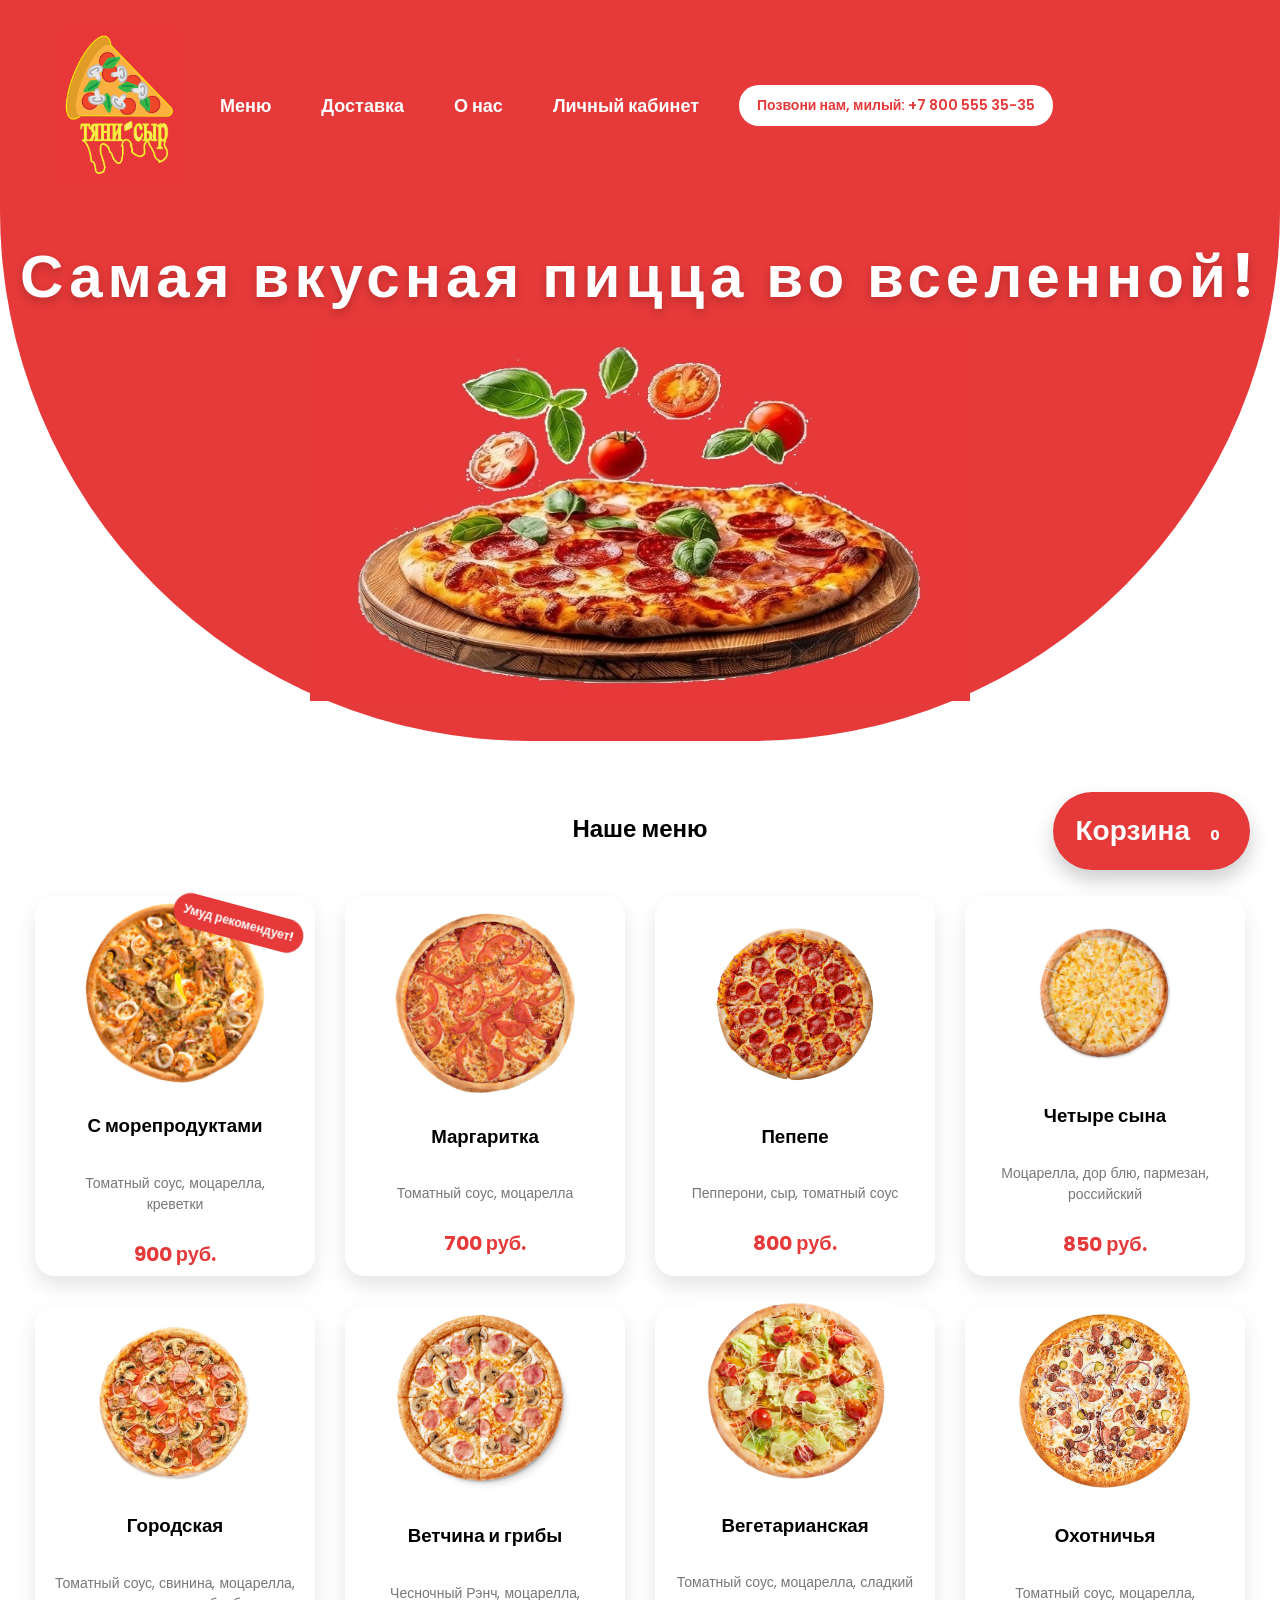
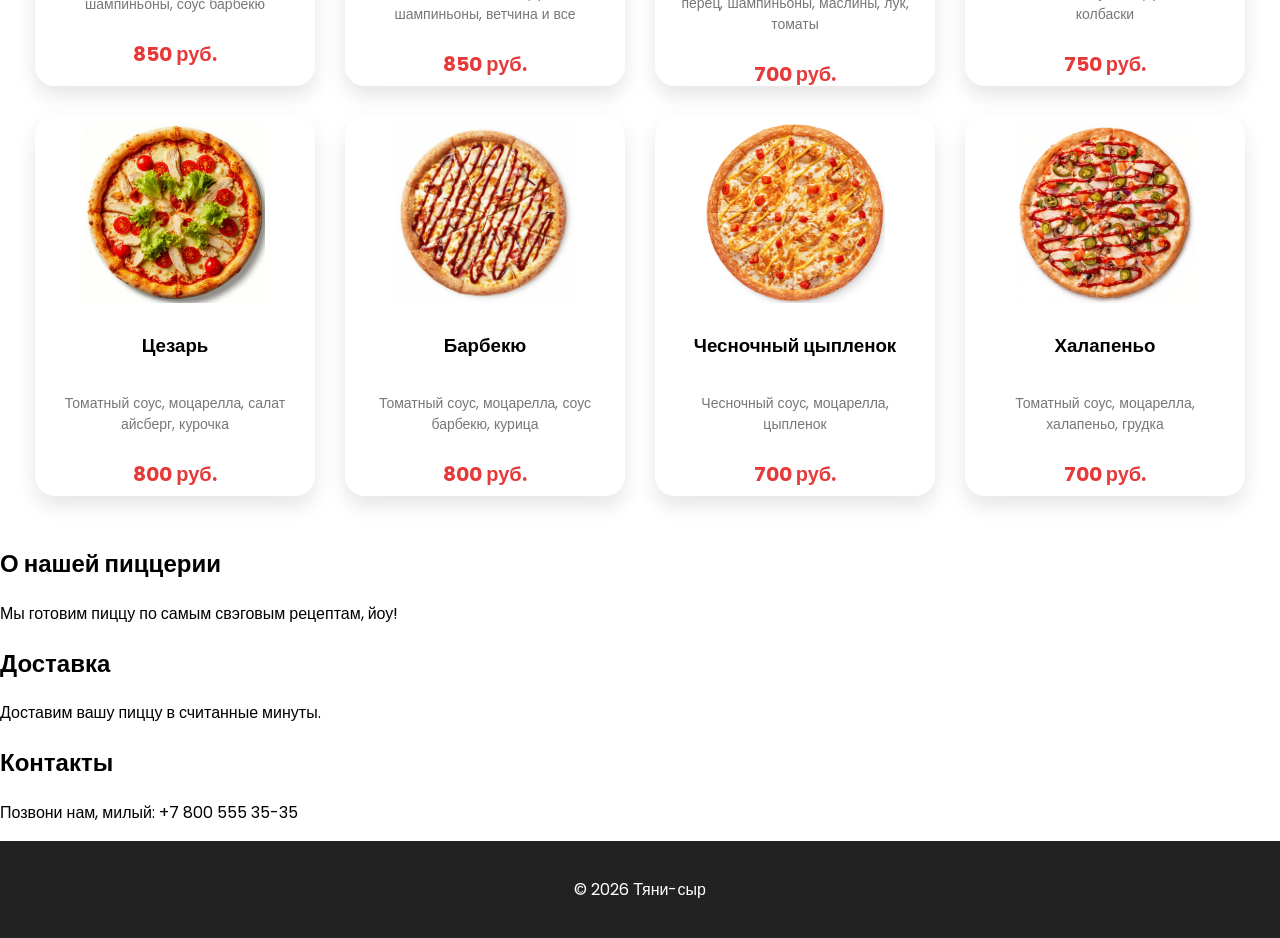
<file: index.html>
<!DOCTYPE html>
<html lang="ru">
<head>
<meta charset="UTF-8">

<title>Тяни-сыр</title>

<meta name="viewport" content="width=device-width, initial-scale=1.0">

<meta name="theme-color" content="#e63939">

<meta name="apple-mobile-web-app-capable" content="yes">
<meta name="apple-mobile-web-app-status-bar-style" content="default">
<meta name="apple-mobile-web-app-title" content="Тяни-сыр">

<link rel="apple-touch-icon" href="icon-192.jpg">

<link rel="manifest" href="manifest.json">

<link rel="stylesheet" href="style.css">

<link href="https://fonts.googleapis.com/css2?family=Poppins:wght@400;600;700&display=swap" rel="stylesheet">

</head>
<script>
document.querySelector('.order-btn').addEventListener('click', function() {
setTimeout(function(){
history.replaceState(null, null, ' ');
}, 10);
});
</script>

<script>

let selectedSize = null
let selectedPrice = null

function selectSize(btn,size,price){

document.querySelectorAll(".sizes button").forEach(b=>{
b.classList.remove("active")
})

btn.classList.add("active")

selectedSize = size
selectedPrice = price

}

function addToCart(name){

if(!selectedSize){
alert("Выберите размер")
return
}

let cart = JSON.parse(localStorage.getItem("cart")) || []

cart.push({
name:name,
size:selectedSize,
price:selectedPrice
})

localStorage.setItem("cart",JSON.stringify(cart))

window.location.href="cart.html"

}

</script>
<body>
<header>

<div class="nav">
<div class="left">
    <div class="logo">
        <img src="logotipipi.png" alt="logo">
       
    </div>
   
    <ul class="menu">
        <li><a href="#menu">Меню</a></li>
        <li><a href="dostavka.html">Доставка</a></li>
        <li><a href="about.html">О нас</a></li>
        <li><a href="#" onclick="goToProfile()">Личный кабинет</a></li>
    </ul>
    <div class="phone">
        Позвони нам, милый: +7 800 555 35-35
    </div>
</div>

  

</header>

 <section class="hero">
<h2>Самая вкусная пицца во вселенной!</h2>
<img src="prav.png" class="hero-pizza">

 </section>

 <section id="menu">
<h2>Наше меню</h2>
 
 <div class="pizza-card">
    <div class="card-inner">

        <!-- ЛИЦЕВАЯ СТОРОНА -->
        <div class="card-front">
            <div class="badge">Умуд рекомендует!</div>
            <img src="mori.png">
            <h3>С морепродуктами</h3>
            <p>Томатный соус, моцарелла, креветки</p>
            <span>900 руб.</span>
        </div>

        <!-- ОБРАТНАЯ СТОРОНА -->
        <div class="card-back">
            <h3>Состав</h3>
            <p>Томатный соус, моцарелла, базилик</p>

            <h4>Калорийность</h4>
            <p>350 ккал / 100г</p>

        <h4>Размеры</h4>
            <div class="size-select">
            <button data-price="900">25см</button>
            <button data-price="950">30см</button>
            <button data-price="1150">35см</button>
            </div>
              <button class="add-cart" onclick="addToCart(this)">Добавить в корзину</button>
        </div>

    </div>
</div>

 <div class="pizza-card">
    <div class="card-inner">

        <!-- ЛИЦЕВАЯ СТОРОНА -->
        <div class="card-front">
            <img src="0.png">
            <h3>Маргаритка</h3>
            <p>Томатный соус, моцарелла</p>
            <span>700 руб.</span>
        </div>

        <!-- ОБРАТНАЯ СТОРОНА -->
        <div class="card-back">
            <h3>Состав</h3>
            <p>Томатный соус, моцарелла, базилик</p>

            <h4>Калорийность</h4>
            <p>250 ккал / 100г</p>

        <h4>Размеры</h4>
            <div class="size-select">
            <button data-price="700">25см</button>
            <button data-price="850">30см</button>
            <button data-price="1000">35см</button>
            </div>
              <button class="add-cart" onclick="addToCart(this)">Добавить в корзину</button>
        </div>

    </div>
</div>
 <div class="pizza-card">
    <div class="card-inner">

        <!-- ЛИЦЕВАЯ СТОРОНА -->
        <div class="card-front">
            <img src="pepe.png">
            <h3>Пепепе</h3>
            <p>Пепперони, сыр, томатный соус</p>
            <span>800 руб.</span>
        </div>

        <!-- ОБРАТНАЯ СТОРОНА -->
        <div class="card-back">
            <h3>Состав</h3>
            <p>Пепперони, сыр, томатный соус</p>

            <h4>Калорийность</h4>
            <p>350 ккал / 100г</p>

            <h4>Размеры</h4>
        <div class="size-select">
        <button data-price="800">25см</button>
        <button data-price="950">30см</button>
        <button data-price="1100">35см</button>
        </div>
             <button class="add-cart" onclick="addToCart(this)">Добавить в корзину</button>
        </div>

    </div>
</div>
<div class="pizza-card">
    <div class="card-inner">

        <!-- ЛИЦЕВАЯ СТОРОНА -->
        <div class="card-front">
            <img src="sin.png">
            <h3>Четыре сына</h3>
            <p> Моцарелла, дор блю, пармезан, российский</p>
            <span>850 руб.</span>
        </div>

        <!-- ОБРАТНАЯ СТОРОНА -->
        <div class="card-back">
            <h3>Состав</h3>
            <p>Моцарелла, дор блю, пармезан, российский</p>

            <h4>Калорийность</h4>
            <p>400 ккал / 100г</p>

            <h4>Размеры</h4>
            <div class="size-select">
            <button data-price="850">25см</button>
            <button data-price="1000">30см</button>
            <button data-price="1250">35см</button>
            </div>
              <button class="add-cart" onclick="addToCart(this)">Добавить в корзину</button>
        </div>

    </div>
</div>
<div class="pizza-card">
    <div class="card-inner">

        <!-- ЛИЦЕВАЯ СТОРОНА -->
        <div class="card-front">
            <img src="derev.png">
            <h3>Городская</h3>
            <p>Томатный соус, свинина, моцарелла, шампиньоны, соус барбекю</p>
            <span>850 руб.</span>
        </div>

        <!-- ОБРАТНАЯ СТОРОНА -->
        <div class="card-back">
            <h3>Состав</h3>
            <p>Томатный соус, свинина, моцарелла, шампиньоны, соус барбекю</p>

            <h4>Калорийность</h4>
            <p>450 ккал / 100г</p>

            <h4>Размеры</h4>
        <div class="size-select">
        <button data-price="850">25см</button>
        <button data-price="950">30см</button>
        <button data-price="1050">35см</button>
        </div>
           <button class="add-cart" onclick="addToCart(this)">Добавить в корзину</button>
        </div>

    </div>
</div>
<div class="pizza-card">
    <div class="card-inner">

        <!-- ЛИЦЕВАЯ СТОРОНА -->
        <div class="card-front">
            <img src="grib.png">
            <h3>Ветчина и грибы</h3>
            <p>Чесночный Рэнч, моцарелла, шампиньоны, ветчина и все</p>
            <span>850 руб.</span>
        </div>

        <!-- ОБРАТНАЯ СТОРОНА -->
        <div class="card-back">
            <h3>Состав</h3>
            <p>Чесночный Рэнч, моцарелла, шампиньоны, ветчина и все</p>

            <h4>Калорийность</h4>
            <p>350 ккал / 100г</p>

            <h4>Размеры</h4>
            <div class="size-select">
            <button data-price="850">25см</button>
            <button data-price="1000">30см</button>
            <button data-price="1150">35см</button>
            </div>
             <button class="add-cart" onclick="addToCart(this)">Добавить в корзину</button>
        </div>

    </div>
</div>
<div class="pizza-card">
    <div class="card-inner">

        <!-- ЛИЦЕВАЯ СТОРОНА -->
        <div class="card-front">
            <img src="vegan.png">
            <h3>Вегетарианская</h3>
            <p>Томатный соус, моцарелла, сладкий перец, шампиньоны, маслины, лук, томаты</p>
            <span>700 руб.</span>
        </div>

        <!-- ОБРАТНАЯ СТОРОНА -->
        <div class="card-back">
            <h3>Состав</h3>
            <p>Томатный соус, моцарелла, сладкий перец, шампиньоны, маслины, лук, томаты</p>

            <h4>Калорийность</h4>
            <p>300 ккал / 100г</p>

          <h4>Размеры</h4>
            <div class="size-select">
            <button data-price="700">25см</button>
            <button data-price="850">30см</button>
            <button data-price="1000">35см</button>
            </div>
            <button class="add-cart" onclick="addToCart(this)">Добавить в корзину</button>
        </div>

    </div>
</div>
 <div class="pizza-card">
    <div class="card-inner">

        <!-- ЛИЦЕВАЯ СТОРОНА -->
        <div class="card-front">
            <img src="ohota.png">
            <h3>Охотничья</h3>
            <p>Томатный соус, моцарелла, колбаски</p>
            <span>750 руб.</span>
        </div>

        <!-- ОБРАТНАЯ СТОРОНА -->
        <div class="card-back">
            <h3>Состав</h3>
            <p>Томатный соус, моцарелла, колбаски, шампиньоны </p>

            <h4>Калорийность</h4>
            <p>375 ккал / 100г</p>

        <h4>Размеры</h4>
            <div class="size-select">
            <button data-price="750">25см</button>
            <button data-price="850">30см</button>
            <button data-price="1000">35см</button>
            </div>
              <button class="add-cart" onclick="addToCart(this)">Добавить в корзину</button>
        </div>

    </div>
</div>
 <div class="pizza-card">
    <div class="card-inner">

        <!-- ЛИЦЕВАЯ СТОРОНА -->
        <div class="card-front">
            <img src="cez.png">
            <h3>Цезарь</h3>
            <p>Томатный соус, моцарелла, салат айсберг, курочка</p>
            <span>800 руб.</span>
        </div>

        <!-- ОБРАТНАЯ СТОРОНА -->
        <div class="card-back">
            <h3>Состав</h3>
            <p>Соус цезарь, моцарелла,салат айсберг, курочка, томаты черри</p>

            <h4>Калорийность</h4>
            <p>300 ккал / 100г</p>

        <h4>Размеры</h4>
            <div class="size-select">
            <button data-price="800">25см</button>
            <button data-price="850">30см</button>
            <button data-price="1000">35см</button>
            </div>
              <button class="add-cart" onclick="addToCart(this)">Добавить в корзину</button>
        </div>

    </div>
</div>
 <div class="pizza-card">
    <div class="card-inner">

        <!-- ЛИЦЕВАЯ СТОРОНА -->
        <div class="card-front">
            <img src="bbq.png">
            <h3>Барбекю</h3>
            <p>Томатный соус, моцарелла, соус барбекю, курица</p>
            <span>800 руб.</span>
        </div>

        <!-- ОБРАТНАЯ СТОРОНА -->
        <div class="card-back">
            <h3>Состав</h3>
            <p>Томатный соус, моцарелла, соус барбекю, курица, лук</p>

            <h4>Калорийность</h4>
            <p>350 ккал / 100г</p>

        <h4>Размеры</h4>
            <div class="size-select">
            <button data-price="800">25см</button>
            <button data-price="950">30см</button>
            <button data-price="1000">35см</button>
            </div>
              <button class="add-cart" onclick="addToCart(this)">Добавить в корзину</button>
        </div>

    </div>
</div>
 <div class="pizza-card">
    <div class="card-inner">

        <!-- ЛИЦЕВАЯ СТОРОНА -->
        <div class="card-front">
            <img src="cipa.png">
            <h3>Чесночный цыпленок</h3>
            <p>Чесночный соус, моцарелла, цыпленок</p>
            <span>700 руб.</span>
        </div>

        <!-- ОБРАТНАЯ СТОРОНА -->
        <div class="card-back">
            <h3>Состав</h3>
            <p>Чесночный соус, моцарелла, цыпленок</p>

            <h4>Калорийность</h4>
            <p>400 ккал / 100г</p>

        <h4>Размеры</h4>
            <div class="size-select">
            <button data-price="700">25см</button>
            <button data-price="850">30см</button>
            <button data-price="1000">35см</button>
            </div>
              <button class="add-cart" onclick="addToCart(this)">Добавить в корзину</button>
        </div>

    </div>
</div>
 <div class="pizza-card">
    <div class="card-inner">

        <!-- ЛИЦЕВАЯ СТОРОНА -->
        <div class="card-front">
            <img src="holop.png">
            <h3>Халапеньо</h3>
            <p>Томатный соус, моцарелла, халапеньо, грудка</p>
            <span>700 руб.</span>
        </div>

        <!-- ОБРАТНАЯ СТОРОНА -->
        <div class="card-back">
            <h3>Состав</h3>
            <p>Томатный соус, моцарелла, халапеньо, грудка, перец сладкий</p>

            <h4>Калорийность</h4>
            <p>250 ккал / 100г</p>

        <h4>Размеры</h4>
            <div class="size-select">
            <button data-price="700">25см</button>
            <button data-price="850">30см</button>
            <button data-price="1000">35см</button>
            </div>
              <button class="add-cart" onclick="addToCart(this)">Добавить в корзину</button>
        </div>

    </div>
</div>
</section>
    <section class="about">
         <h2>О нашей пиццерии</h2>
         <p>Мы готовим пиццу по самым свэговым рецептам, йоу!</p>
    </section>

    <section class="delivery">
        <h2>Доставка</h2>
        <p>Доставим вашу пиццу в считанные минуты.</p>
    </section>

  <section class="contacts">
            <h2>Контакты</h2>
            <p>Позвони нам, милый: +7 800 555 35-35</p>
        </section>

<footer>
    <p> © 2026 Тяни-сыр</p>
</footer>

<a href="cart.html" class="cart-button">
Корзина <span id="cart-count">0</span>
</a>

<script>
document.querySelectorAll(".size-select"). forEach(group =>{
    let buttons = group.querySelectorAll("button");
    buttons.forEach(btn => {
        btn.addEventListener("click", function(){
            buttons.forEach(b => b.classList.remove("active"));
            this.classList.add("active");
        });
    });
});
</script>
 
<script>
function addToCart(btn){

let card = btn.closest(".pizza-card")

let name = card.querySelector(".card-front h3").innerText
let img = card.querySelector(".card-front img").getAttribute("src")

let sizeBtn = card.querySelector(".size-select .active")

if(!sizeBtn){
alert("Выберите размер пиццы")
return
}

let size = sizeBtn.innerText
let price = sizeBtn.dataset.price

// 👉 НАЧИНАЕМ АНИМАЦИЮ
let imgElement = card.querySelector(".card-front img")
let rect = imgElement.getBoundingClientRect()

let flyImg = imgElement.cloneNode()
flyImg.classList.add("fly-pizza")

flyImg.style.left = rect.left + "px"
flyImg.style.top = rect.top + "px"

document.body.appendChild(flyImg)

// куда летим (корзина)
let cart = document.querySelector(".cart-button")
let cartRect = cart.getBoundingClientRect()

setTimeout(()=>{
    flyImg.style.left = cartRect.left + "px"
    flyImg.style.top = cartRect.top + "px"
    flyImg.style.width = "40px"
    flyImg.style.opacity = "0.5"
},10)

// удалить после анимации
setTimeout(()=>{
    flyImg.remove()
},800)

// 👉 ДОБАВЛЕНИЕ В КОРЗИНУ
let cartData = JSON.parse(localStorage.getItem("cart")) || []

cartData.push({
name:name,
size:size,
price:price,
img:img
})

localStorage.setItem("cart", JSON.stringify(cartData))

updateCartCount()
}
</script>

<script>

function updateCartCount(){

let cart = JSON.parse(localStorage.getItem("cart")) || []

document.getElementById("cart-count").innerText = cart.length

}

updateCartCount()

</script>
<script>
let pizzas = JSON.parse(localStorage.getItem("pizzas")) || []

let menu = document.getElementById("menu")

pizzas.forEach(pizza=>{
    let div = document.createElement("div")
    div.className = "pizza-card"

    div.innerHTML = `
        <div class="card-front">
            <img src="${pizza.img}">
            <h3>${pizza.name}</h3>
            <span>${pizza.price} руб.</span>
        </div>
    `

    menu.appendChild(div)
})
</script>

<script>
function checkAccount() {
    if(localStorage.getItem("currentUser")) {
        window.location.href = "profile.html";
    } else {
        window.location.href = "login.html";
    }
}
</script>

<script>
function goToProfile() {
    if (localStorage.getItem("currentUser")) {
        window.location.href = "profile.html";
    } else {
        window.location.href = "login.html";
    }
}
</script>
<script>
if ("serviceWorker" in navigator) {
    navigator.serviceWorker
        .register("sw.js")
        .then(() => console.log("PWA работает"))
        .catch(err => console.log(err));
}
</script>
</body>
</html>
</file>
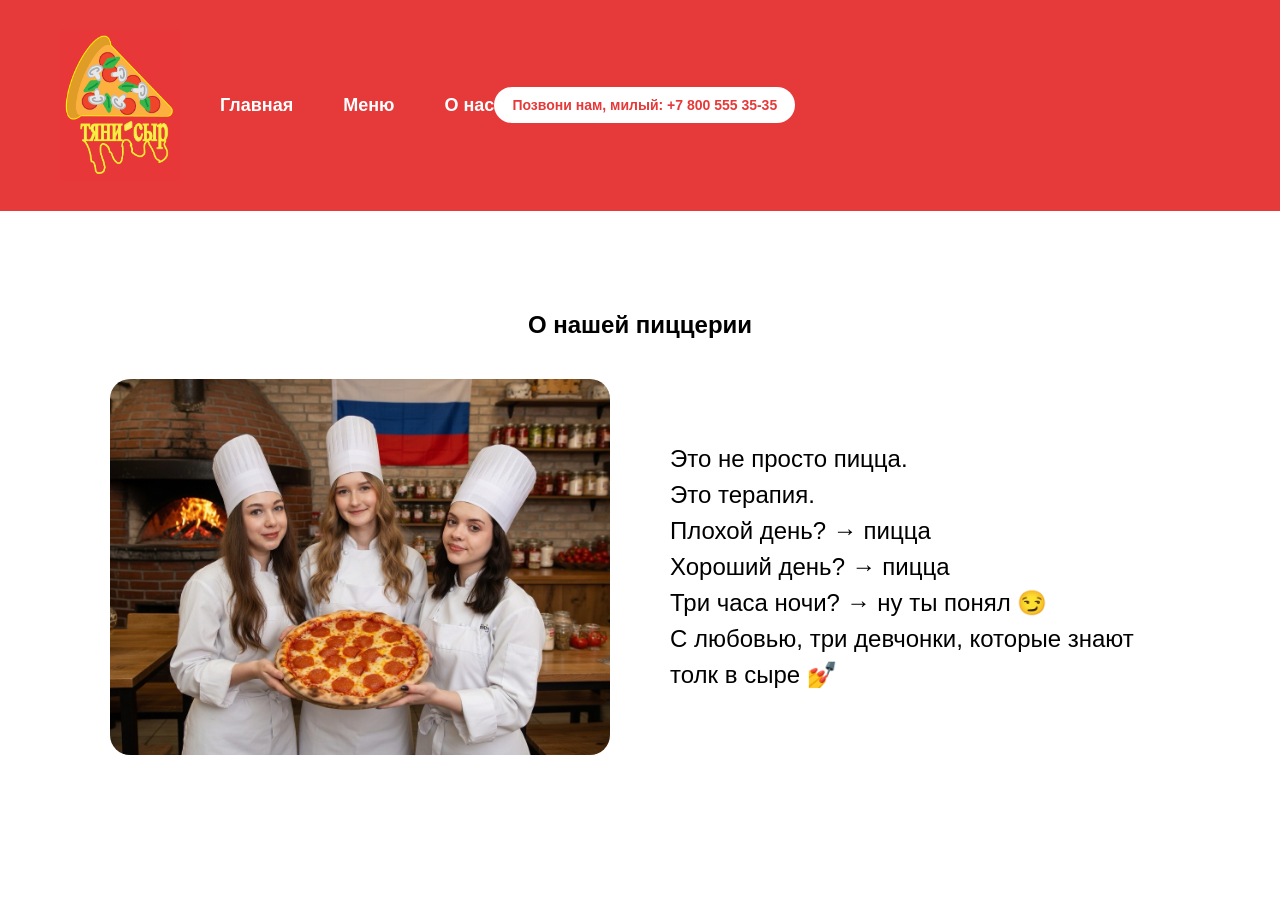
<file: about.html>
<!DOCTYPE html>
<html lang="ru">
<head>
<meta charset="UTF-8">
<title>О нас</title>
<meta name="viewport" content="width=device-width, initial-scale=1.0">
<link rel="stylesheet" href="style.css">
</head>

<body>

<header>
<div class="nav">

<div class="left">

<div class="logo">
<img src="logotipipi.png">
</div>

<ul class="menu">
<li><a href="index.html">Главная</a></li>
<li><a href="index.html#menu">Меню</a></li>
<li><a href="about.html">О нас</a></li>
</ul>

</div>

<div class="phone">
Позвони нам, милый: +7 800 555 35-35
</div>

</div>
</header>

<section class="about-page">

<h1>О нашей пиццерии</h1>

<div class="about-content">

<img src="about.png" class="about-img">

<p class="about-text">
Это не просто пицца.
<br>
Это терапия.
<br>
Плохой день? → пицца
<br>
Хороший день? → пицца
<br>
Три часа ночи? → ну ты понял 😏
<br>
С любовью, три девчонки, которые знают толк в сыре 💅
</p>

</div>

</section>

</body>
</html>
</file>
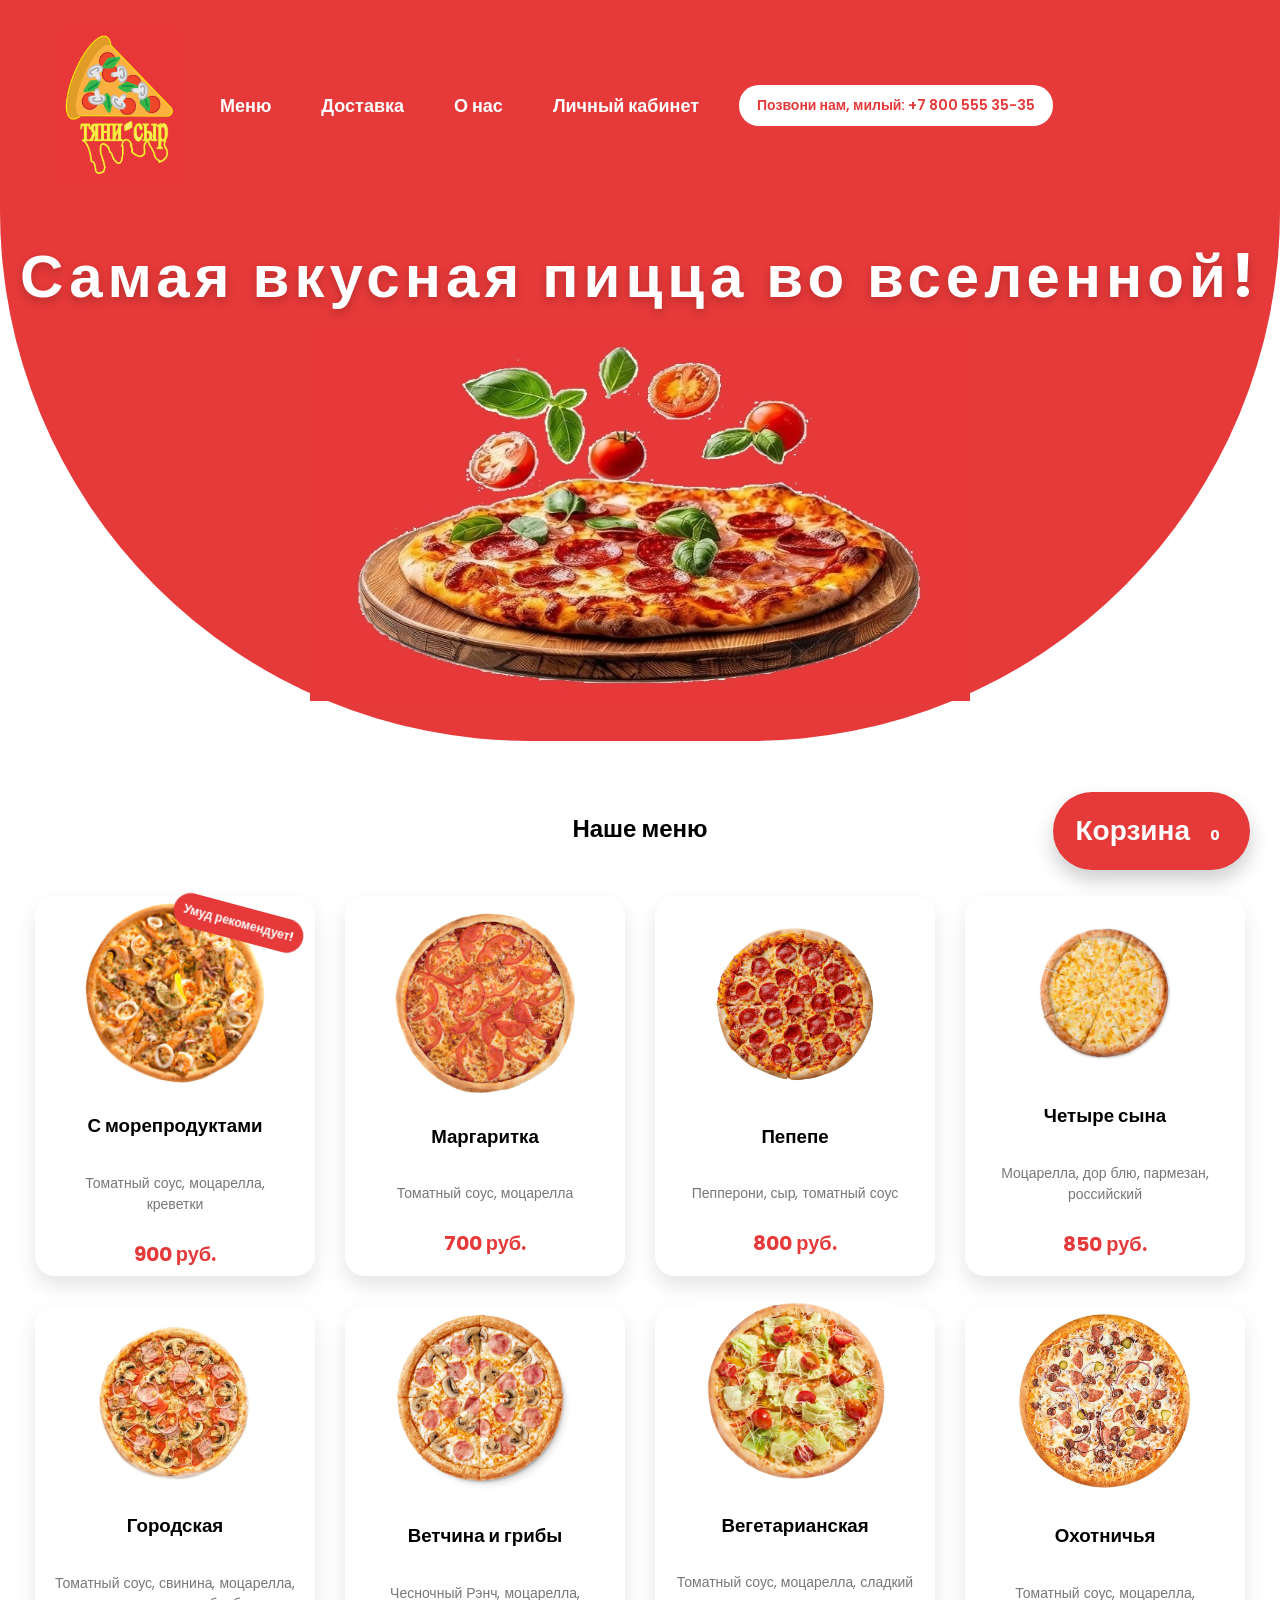
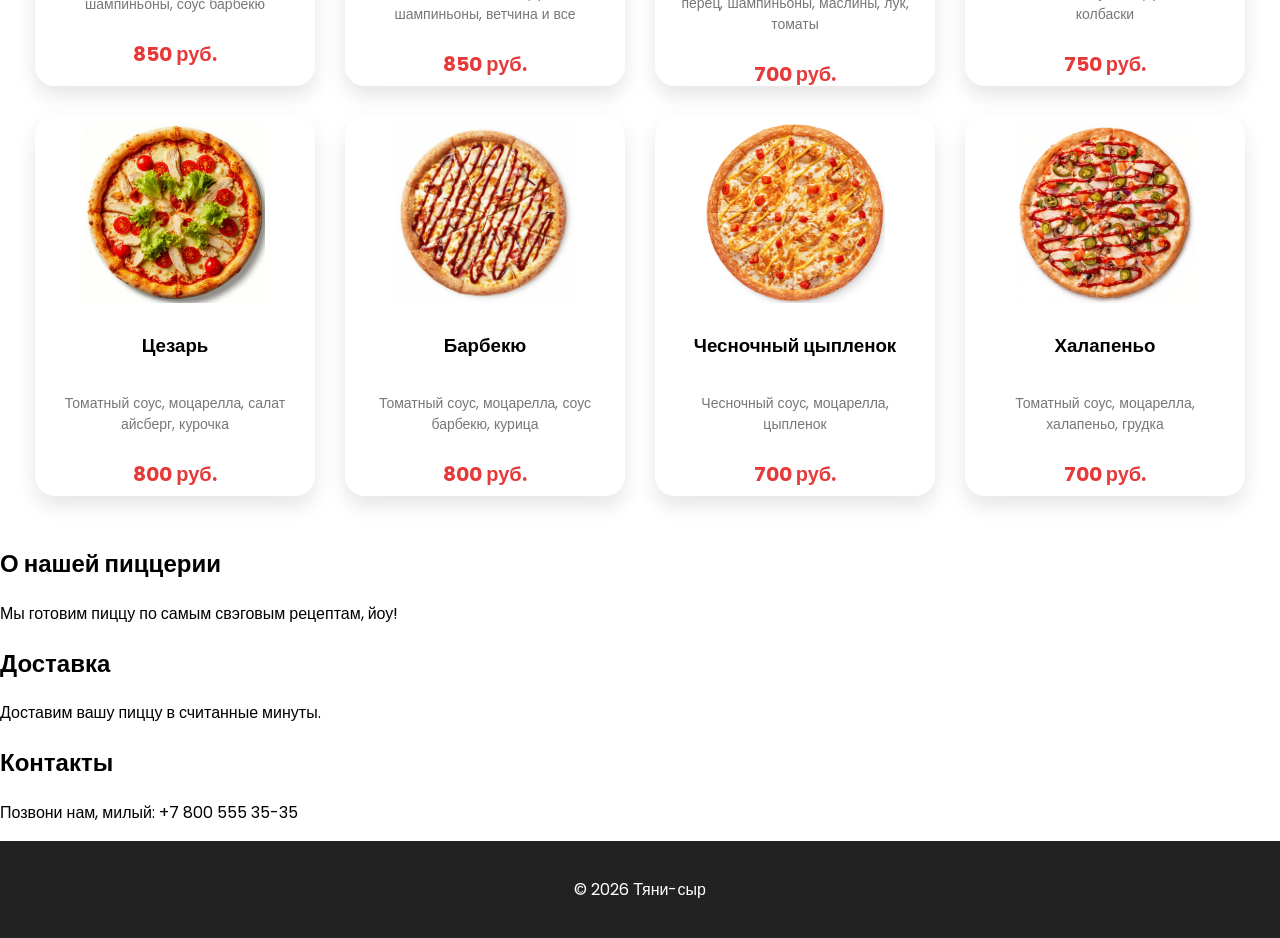
<file: admin.html>
<!DOCTYPE html>
<html lang="ru">
<head>
<meta charset="UTF-8">
<title>Админка</title>
<meta name="viewport" content="width=device-width, initial-scale=1.0">
</head>

<body style="text-align:center; margin-top:100px; font-family:'Poppins', sans-serif; background:#fff;">

<h1>Админ панель 👑</h1>

<input id="pizza-name" placeholder="Название">
<input id="pizza-price" placeholder="Цена">
<input id="pizza-img" placeholder="Картинка (название файла)">


<button onclick="addPizza()">Добавить пиццу</button>

<script>

// защита
if(localStorage.getItem("role") !== "admin"){
    alert("Нет доступа")
    window.location.href = "index.html"
}

function addPizza(){

let name = document.getElementById("pizza-name").value
let price = document.getElementById("pizza-price").value
let img = document.getElementById("pizza-img").value

let pizzas = JSON.parse(localStorage.getItem("pizzas")) || []

pizzas.push({name, price, img})

localStorage.setItem("pizzas", JSON.stringify(pizzas))

alert("Пицца добавлена!")

}

</script>

</body>
</html>
</file>
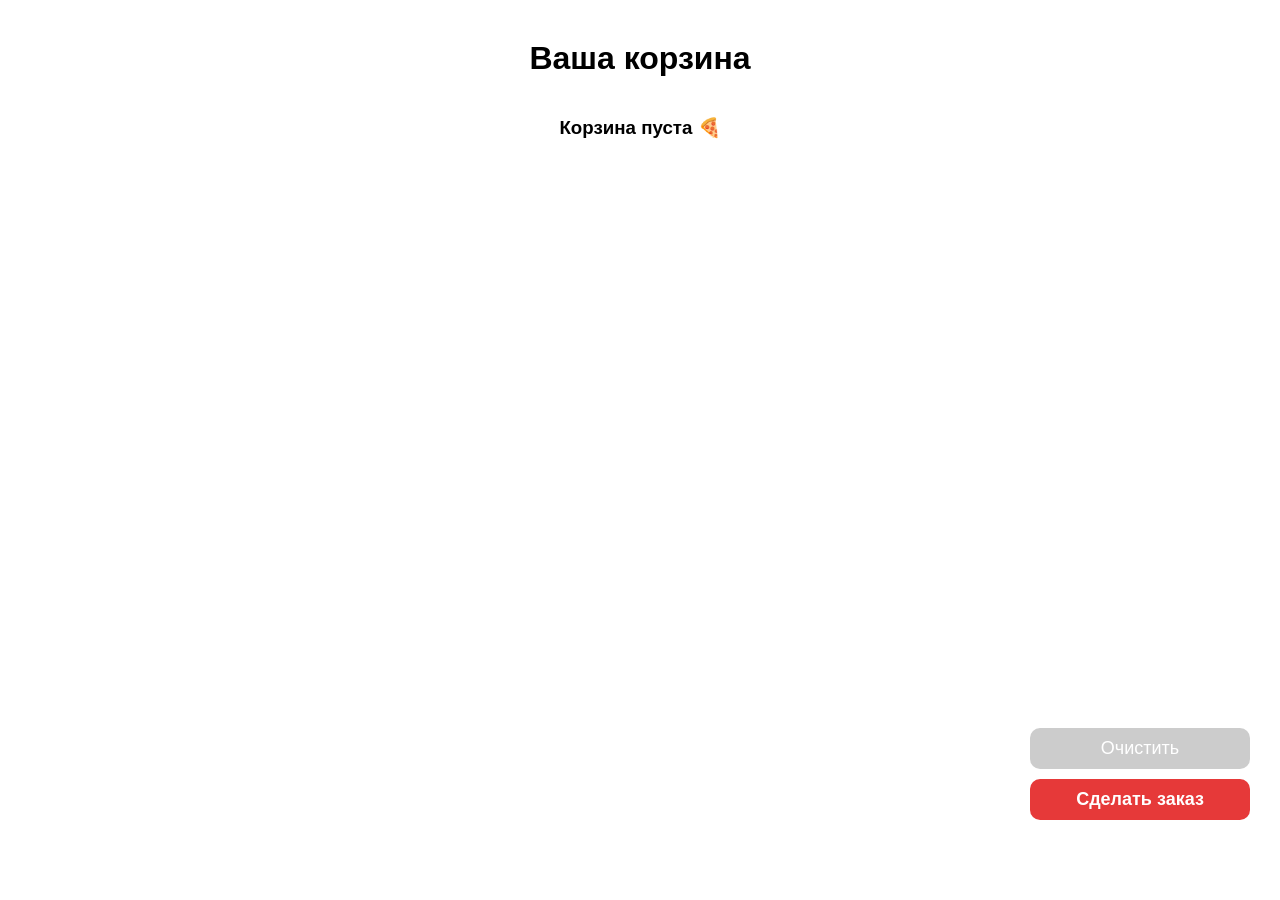
<file: cart.html>
<!DOCTYPE html>
<html lang="ru">
<head>
    <meta charset="UTF-8">
    <title>Корзина — Тяни-сыр</title>
    <meta name="viewport" content="width=device-width, initial-scale=1.0">
    <link rel="stylesheet" href="style.css">
    <style>
        /* Исправление для длинных названий */
        .cart-item {
            display: flex; 
            justify-content: space-between; 
            align-items: center; 
            background: #f9f9f9; 
            padding: 15px; 
            border-radius: 15px; 
            margin-bottom: 10px; 
            border: 1px solid #eee;
            gap: 10px;
        }
        .item-info {
            display: flex;
            align-items: center;
            gap: 15px;
            flex: 1; /* Занимает всё свободное место */
            min-width: 0; /* Важно для сокращения текста если нужно */
        }
        .item-text {
            min-width: 0;
            flex: 1;
        }
        .item-text strong {
            display: block;
            white-space: nowrap;
            overflow: hidden;
            text-overflow: ellipsis; /* Три точки если название очень длинное */
        }
        
        .order-btn-center {
            background: #e63939;
            color: white;
            border: none;
            padding: 15px 40px;
            border-radius: 30px;
            font-weight: bold;
            cursor: pointer;
            width: 80%;
            transition: transform 0.2s;
        }
        .order-btn-center:hover { transform: scale(1.02); }
    </style>
</head>
<body>

<h1 style="text-align:center; margin-top:40px;">Ваша корзина</h1>

<div id="cart" class="cart-container" style="max-width: 600px; margin: 20px auto; padding: 0 20px;"></div>

<div class="cart-buttons" style="display:flex; justify-content:center; gap:20px; margin-bottom: 50px;">
    <button onclick="clearCart()" class="clear-cart" style="background:#ccc; border:none; padding:10px 20px; border-radius:10px; cursor:pointer;">Очистить</button>
    <button onclick="order()" class="order-btn" style="background:#e63939; color:white; border:none; padding:10px 20px; border-radius:10px; cursor:pointer;">Сделать заказ</button>
</div>

<div id="order-modal" class="modal">
    <div class="modal-content">
        <h2>Оформление заказа</h2>

        <input id="name" placeholder="Имя и фамилия">
        <input id="phone" placeholder="+7 (___) ___ __ __" oninput="maskPhone(this)">
        <input id="address" placeholder="Адрес доставки">

        <select id="time" style="width:100%; padding:10px; margin-top:10px; border-radius:10px; border:1px solid #ddd;"></select>

        <textarea id="comment" placeholder="Комментарий к заказу" rows="3"></textarea>

        <div id="bonus-block" style="margin-top:10px;">

        <div>
        Ваши бонусы: <strong id="user-bonus">0</strong> 🔥
        </div>

        <input 
        id="bonus-use" 
        type="number" 
        placeholder="Сколько бонусов списать"
        style="width:100%;padding:8px;margin-top:5px;border-radius:8px;border:1px solid #ddd;"
        oninput="applyBonus()"
        >

        <div style="margin-top:5px;">
        К оплате: <strong id="final-price">0</strong> ₽
        </div>

        </div>

        <h4>Способ оплаты</h4>
        <div class="payment-methods">
            <label><input type="radio" name="payment" value="cash" checked onclick="toggleCard(false)"> Наличными</label>
            <label><input type="radio" name="payment" value="card" onclick="toggleCard(true)"> Картой онлайн</label>
            <label><input type="radio" name="payment" value="sbp" onclick="toggleCard(false)"> СБП / SberPay</label>
        </div>

        <div id="card-fields" style="display:none; flex-direction: column; gap: 10px; margin-top: 10px;">
            <input id="card-number" placeholder="0000 0000 0000 0000" oninput="maskCard(this)" maxlength="19">
            <div style="display: flex; gap: 10px;">
                <input id="card-date" placeholder="ММ/ГГ" oninput="maskDate(this)" maxlength="5" style="width: 50%;">
                <input id="card-cvv" placeholder="CVV" oninput="maskCVV(this)" maxlength="3" style="width: 50%;">
            </div>
        </div>

        <div style="display:flex; justify-content:center; width:100%;">
            <button onclick="placeOrder()" class="order-btn-center">Подтвердить заказ</button>
        </div>
        <button onclick="closeModal()" style="background:none; border:none; color:#777; cursor:pointer; margin-top:10px;">Отмена</button>
    </div>
</div>

<div id="success-window" style="display:none; position:fixed; top:0; left:0; width:100%;height:100%; background:white; z-index:10000; justify-content:center; align-items:center; flex-direction:column; text-align:center;">
    <img src="zakaz.png" alt="Успех" style="width:250px; margin-bottom:20px;">
    <h1 style="color:#e63939;">Спасибо за заказ!</h1>
    <p>Мы уже начали готовить вашу пиццу!</p>
</div>

<script>
// --- МАСКИ ---
function maskPhone(el) {
    let v = el.value.replace(/\D/g, "");
    if (v.startsWith("7") || v.startsWith("8")) v = v.slice(1);
    let res = "";
    if (v.length > 0) res = "+7 (" + v.slice(0, 3);
    if (v.length > 3) res += ") " + v.slice(3, 6);
    if (v.length > 6) res += " " + v.slice(6, 8);
    if (v.length > 8) res += " " + v.slice(8, 10);
    el.value = v.length === 0 ? "" : res;
}
function maskCard(el) {
    let v = el.value.replace(/\D/g, "").slice(0, 16);
    let split = v.match(/.{1,4}/g);
    el.value = split ? split.join(" ") : v;
}
function maskDate(el) {
    let v = el.value.replace(/\D/g, "").slice(0, 4);
    el.value = v.length >= 3 ? v.slice(0, 2) + "/" + v.slice(2, 4) : v;
}
function maskCVV(el) {
    el.value = el.value.replace(/\D/g, "").slice(0, 3);
}

function toggleCard(show) {
    document.getElementById("card-fields").style.display = show ? "flex" : "none";
}

// --- ЛОГИКА КОРЗИНЫ ---

function removeFromCart(idx) {
    let cart = JSON.parse(localStorage.getItem("cart")) || [];
    cart.splice(idx, 1);
    localStorage.setItem("cart", JSON.stringify(cart));
    renderCart();
}

function clearCart() {
    localStorage.removeItem("cart");
    renderCart();
}

function order() {

let cart = JSON.parse(localStorage.getItem("cart")) || [];
if (cart.length === 0) return alert("Добавьте что-нибудь в корзину!");

document.getElementById("order-modal").style.display = "flex";

let total = cart.reduce((sum, i) => sum + Number(i.price), 0);


let user = JSON.parse(localStorage.getItem("currentUser"))

if(user){
document.getElementById("user-bonus").innerText = user.bonus || 0
}

if(user){
document.getElementById("user-bonus").innerText = user.bonus || 0
}

}

function closeModal() { document.getElementById("order-modal").style.display = "none"; }
// ---------- ШИФРОВАНИЕ ----------

// 1 уровень — Base64
function encryptBase64(data){
    return btoa(data)
}

// 2 уровень — Caesar cipher
function encryptCaesar(data, shift = 3){
    return data.split("").map(char =>
        String.fromCharCode(char.charCodeAt(0) + shift)
    ).join("")
}

// 3 уровень — SHA-256
async function encryptSHA256(data){
    const encoder = new TextEncoder()
    const dataBuffer = encoder.encode(data)

    const hashBuffer = await crypto.subtle.digest("SHA-256", dataBuffer)

    const hashArray = Array.from(new Uint8Array(hashBuffer))

    return hashArray.map(b => b.toString(16).padStart(2,'0')).join("")
}

// финальное тройное шифрование
async function tripleEncrypt(data){

    let step1 = encryptBase64(data)

    let step2 = encryptCaesar(step1)

    let step3 = await encryptSHA256(step2)

    return step3
}
async function placeOrder() {
    const name = document.getElementById("name").value.trim();
    const phone = document.getElementById("phone").value.trim();
    const address = document.getElementById("address").value.trim();
    const payment = document.querySelector('input[name="payment"]:checked').value;

    if (!name || phone.length < 18 || !address) {
        alert("Заполните все данные доставки!");
        return;
    }

    if (payment === "card") {

    const cNum = document.getElementById("card-number").value;
    const cDate = document.getElementById("card-date").value;
    const cCVV = document.getElementById("card-cvv").value;

    if (cNum.length < 19) return alert("Введите номер карты!");
    if (cDate.length < 5) return alert("Введите срок карты!");
    if (cCVV.length < 3) return alert("Введите CVV!");

    // убираем пробелы
    const cleanNum = cNum.replace(/\s/g,'')

    // тройное шифрование
    const encNum = await tripleEncrypt(cleanNum)
    const encDate = await tripleEncrypt(cDate)
    const encCVV = await tripleEncrypt(cCVV)

    console.log("Зашифрованная карта:")
    console.log("номер:", encNum)
    console.log("срок:", encDate)
    console.log("cvv:", encCVV)

    }

    // Сохранение истории (если есть юзер)
    let user = JSON.parse(localStorage.getItem("currentUser"));
    if (user) {
        let cart = JSON.parse(localStorage.getItem("cart"));
        user.history = user.history || [];
        user.history.push({
            date: new Date().toLocaleString(),
            items: cart.map(i => ({
            name: i.name,
            price: i.price,
            img: i.img
            })),
            total: document.getElementById("final-price").innerText
        });
        let usedBonus = Number(document.getElementById("bonus-use")?.value || 0)

        user.bonus = (user.bonus || 0) - usedBonus

        if(user.bonus < 0) user.bonus = 0

        // начисляем новые
        user.bonus += 50
        localStorage.setItem("currentUser", JSON.stringify(user));
        
        let users = JSON.parse(localStorage.getItem("users")) || [];
        let idx = users.findIndex(u => u.login === user.login);
        if(idx !== -1) { users[idx] = user; localStorage.setItem("users", JSON.stringify(users)); }
    }

    // Успех
    document.getElementById("order-modal").style.display = "none";
    document.getElementById("success-window").style.display = "flex";
    localStorage.removeItem("cart");

    setTimeout(() => { window.location.href = "index.html"; }, 3000);
}

document.addEventListener("DOMContentLoaded", renderCart);

// Генерация времени
let select = document.getElementById("time");
let now = new Date();
for(let h = now.getHours(); h < 24; h++){
    for(let m of [0,30]){
        if(h === now.getHours() && m <= now.getMinutes()) continue;
        let t = String(h).padStart(2,'0') + ":" + String(m).padStart(2,'0');
        let opt = document.createElement("option");
        opt.value = t; opt.textContent = t;
        select.appendChild(opt);
    }
}
// 1. Обновленный рендер: теперь он всегда ставит "чистую" цену без скидок
function renderCart() {
    let cart = JSON.parse(localStorage.getItem("cart")) || [];
    let container = document.getElementById("cart");
    container.innerHTML = "";

    if (cart.length === 0) {
        container.innerHTML = "<h3>Корзина пуста 🍕</h3>";
        document.getElementById("final-price").innerText = 0;
        return;
    }

    let total = 0;
    cart.forEach((item, index) => {
        total += Number(item.price);
        container.innerHTML += `
            <div class="cart-item">
                <div class="item-info">
                    <img src="${item.img || 'pizza.png'}" style="width:50px;height:50px;border-radius:50%">
                    <div class="item-text">
                        <strong>${item.name}</strong>
                        <small>${item.size}</small>
                    </div>
                </div>
                <div style="display:flex;align-items:center;gap:15px">
                    <span>${item.price} ₽</span>
                    <button onclick="removeFromCart(${index})" style="background:none;border:none;color:red;font-size:20px">&times;</button>
                </div>
            </div>`;
    });

    document.getElementById("final-price").innerText = total;
}

// 2. Обновленная логика бонусов: 1 бонус = 2 рубля, проверка баланса и суммы
function applyBonus() {
    let user = JSON.parse(localStorage.getItem("currentUser"));
    if (!user) return;

    // Считаем исходную сумму заново, чтобы скидка не суммировалась сама с собой
    let cart = JSON.parse(localStorage.getItem("cart")) || [];
    let originalTotal = cart.reduce((sum, i) => sum + Number(i.price), 0);

    let userBonuses = user.bonus || 0; 
    let input = document.getElementById("bonus-use");
    let requested = Number(input.value);

    // Проверка 1: нельзя списать больше, чем есть на аккаунте
    if (requested > userBonuses) {
        requested = userBonuses;
        input.value = userBonuses;
    }

    // Проверка 2: скидка (бонусы * 2) не может быть больше цены заказа
    if (requested * 2 > originalTotal) {
        requested = Math.floor(originalTotal / 2);
        input.value = requested;
    }

    // Итоговый расчет
    let final = originalTotal - (requested * 2);
    document.getElementById("final-price").innerText = final;
}

// 3. Обнови функцию order, чтобы она подтягивала актуальные бонусы из профиля
function order() {
    let cart = JSON.parse(localStorage.getItem("cart")) || [];
    if (cart.length === 0) return alert("Добавьте что-нибудь в корзину!");

    document.getElementById("order-modal").style.display = "flex";
    
    let user = JSON.parse(localStorage.getItem("currentUser"));
    if (user) {
        document.getElementById("user-bonus").innerText = user.bonus || 0;
    }
    
    renderCart(); // Сбрасываем цену до базовой при открытии модалки
}
</script>
</body>
</html>
</file>
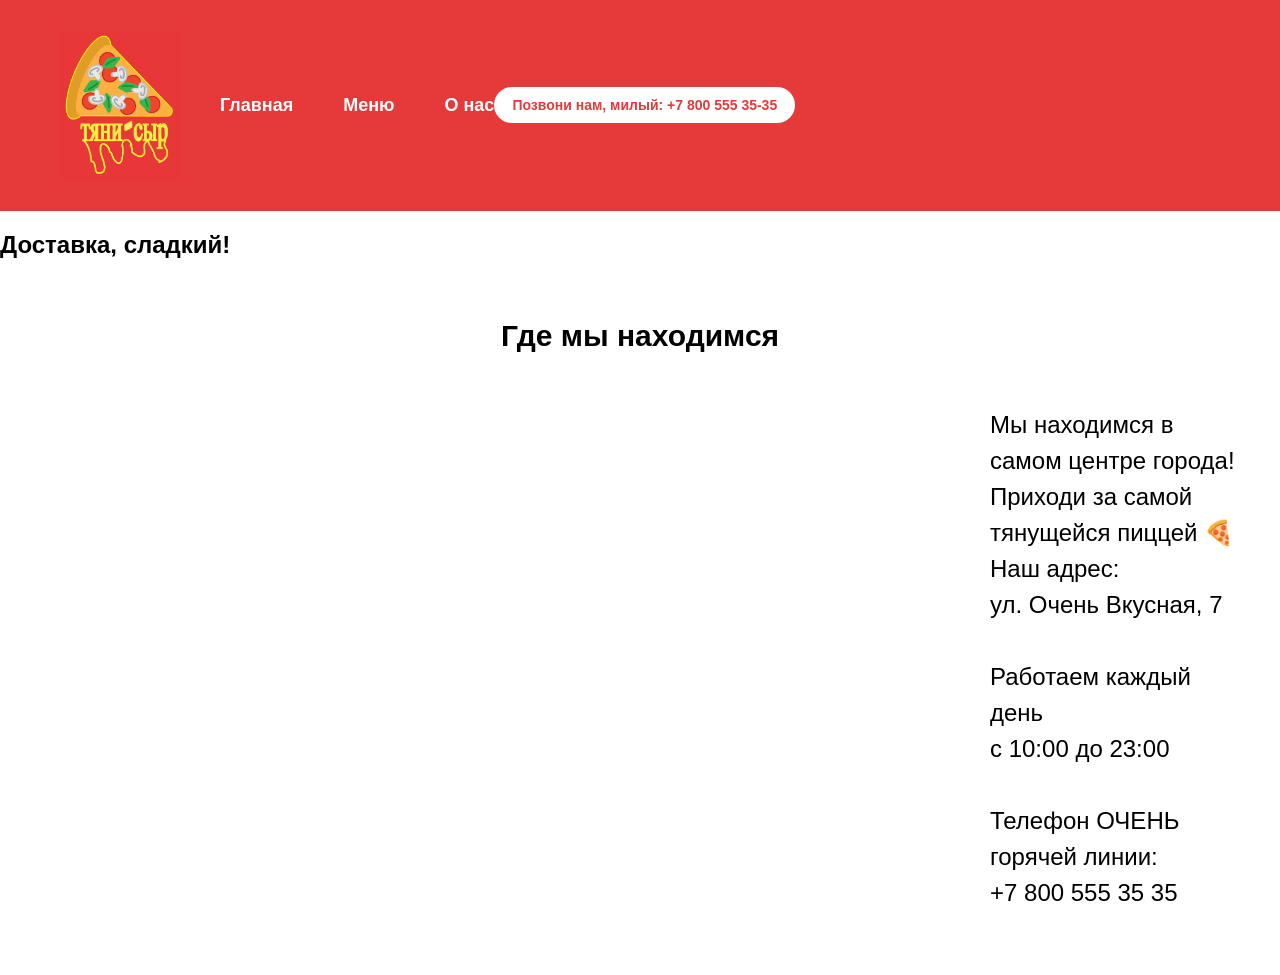
<file: dostavka.html>
<!DOCTYPE html>
<html lang="ru">
<head>
<meta charset="UTF-8">
<title>О нас</title>
<meta name="viewport" content="width=device-width, initial-scale=1.0">
<link rel="stylesheet" href="style.css">
</head>

<body>

<header>
<div class="nav">

<div class="left">

<div class="logo">
<img src="logotipipi.png">
</div>

<ul class="menu">
<li><a href="index.html">Главная</a></li>
<li><a href="index.html#menu">Меню</a></li>
<li><a href="about.html">О нас</a></li>
</ul>

</div>

<div class="phone">
Позвони нам, милый: +7 800 555 35-35
</div>

</div>
</header>

<section class="dostavka-page">

<h1>Доставка, сладкий!</h1>

<div class="dostavka-content">

<p class="dostavka-text">

</p>

</div>

</section>
<section class="map-section">

<h2>Где мы находимся</h2>

<div class="map-content">

<div class="map-frame">
<iframe
src="https://www.openstreetmap.org/export/embed.html?bbox=37.60%2C55.75%2C37.61%2C55.76&layer=mapnik&marker=55.7558%2C37.6173">
</iframe>
</div>

<div class="map-text">
<p>
Мы находимся в самом центре города!  <br>
Приходи за самой тянущейся пиццей 🍕 <br>

Наш адрес:   <br>
ул. Очень Вкусная, 7   <br>
 <br>
Работаем каждый день   <br>
с 10:00 до 23:00 <br>
 <br>
 Телефон ОЧЕНЬ горячей линии: <br>
  +7 800 555 35 35
</p>
</div>

</div>

</section>
</body>
</html>
</file>
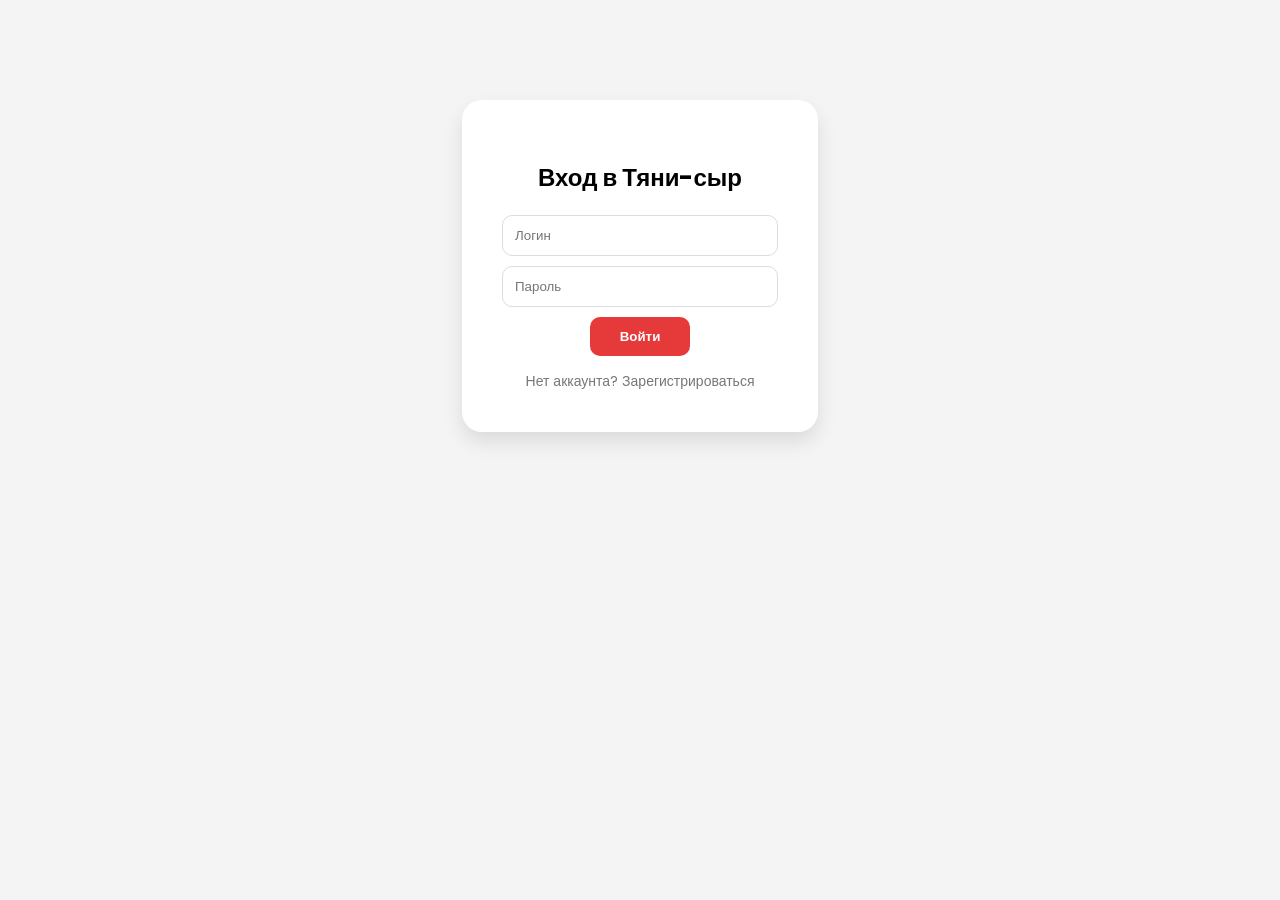
<file: login.html>
<!DOCTYPE html>
<html lang="ru">
<head>
    <meta charset="UTF-8">
    <title>Вход</title>
    <link href="https://fonts.googleapis.com/css2?family=Poppins:wght@400;600&display=swap" rel="stylesheet">
    <style>
        body { text-align:center; margin-top:100px; font-family:'Poppins', sans-serif; background:#f4f4f4; }
        .login-card { background: white; padding: 40px; border-radius: 20px; display: inline-block; box-shadow: 0 10px 20px rgba(0,0,0,0.1); }
        input { display: block; width: 250px; padding: 12px; margin: 10px auto; border: 1px solid #ddd; border-radius: 10px; }
        button { padding: 12px 30px; border: none; border-radius: 10px; background: #e63939; color: white; font-weight: bold; cursor: pointer; }
        .reg-link { display: block; margin-top: 15px; color: #777; text-decoration: none; font-size: 14px; }
    </style>
    <meta name="viewport" content="width=device-width, initial-scale=1.0">
</head>
<body>

<div class="login-card">
    <h2>Вход в Тяни-сыр</h2>
    <input id="login-input" placeholder="Логин">
    <input id="password-input" type="password" placeholder="Пароль">
    <button onclick="checkLogin()">Войти</button>
    <a href="register.html" class="reg-link">Нет аккаунта? Зарегистрироваться</a>
</div>

<script>
function checkLogin() {
    let log = document.getElementById("login-input").value;
    let pass = document.getElementById("password-input").value;

    // 1. Проверка на админа
    if(log === "admin" && pass === "1234") {
        localStorage.setItem("role", "admin");
        localStorage.setItem("currentUser", JSON.stringify({name: "Админ", login: "admin"}));
        window.location.href = "admin.html";
        return;
    }

    // 2. Проверка обычных юзеров
    let users = JSON.parse(localStorage.getItem("users")) || [];
    let foundUser = users.find(u => u.login === log && u.password === pass);

    if(foundUser) {
        localStorage.setItem("role", "user");
        localStorage.setItem("currentUser", JSON.stringify(foundUser));
        window.location.href = "index.html";
    } else {
        alert("Ошибка! Проверьте логин/пароль или зарегистрируйтесь.");
    }
}
</script>

</body>
</html>
</file>
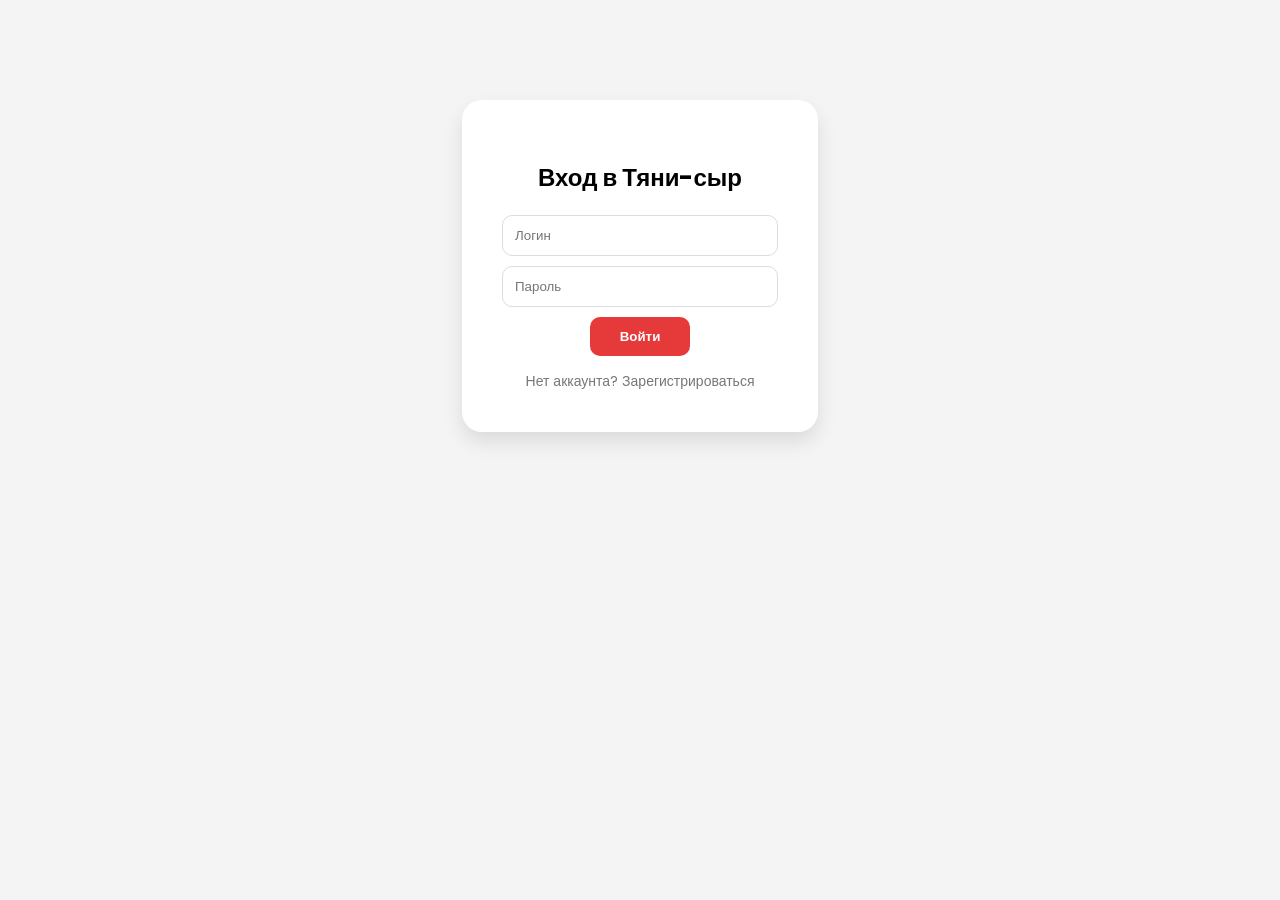
<file: profile.html>
<!DOCTYPE html>
<html lang="ru">
<head>
    <meta charset="UTF-8">
    <title>Мой Профиль — Тяни-сыр</title>
    <style>
        body { font-family: 'Poppins', sans-serif; background: #f9f9f9; padding: 20px; }
        .container { max-width: 600px; margin: auto; background: white; padding: 30px; border-radius: 20px; box-shadow: 0 5px 15px rgba(0,0,0,0.05); }
        .avatar-block { text-align: center; margin-bottom: 20px; }
        #avatar-img { width: 120px; height: 120px; border-radius: 50%; object-fit: cover; border: 3px solid #e63939; }
        .bonus-card { background: #e63939; color: white; padding: 15px; border-radius: 15px; text-align: center; margin: 20px 0; }
        .section { border-top: 1px solid #eee; padding-top: 15px; margin-top: 15px; }
        input { width: 100%; padding: 10px; margin: 5px 0; border: 1px solid #ddd; border-radius: 8px; box-sizing: border-box; }
        .order-item { background: #f5f5f5; padding: 10px; border-radius: 10px; margin-bottom: 10px; font-size: 14px; }
        .btn-save { background: #28a745; color: white; border: none; padding: 10px 20px; border-radius: 8px; cursor: pointer; width: 100%; margin-top: 10px; }
    </style>
    <meta name="viewport" content="width=device-width, initial-scale=1.0">
</head>
<body>

<div class="container">
    <div class="avatar-block">
        <img id="avatar-img" src="https://via.placeholder.com/120" alt="Аватар">
        <input type="text" id="avatar-url" placeholder="Ссылка на фото (URL)" onchange="updateAvatar()">
    </div>

    <h2 id="user-name">Загрузка...</h2>
    
    <div class="bonus-card">
        <span>Мои баллы: </span>
        <strong id="user-bonus">0</strong> 🔥
    </div>

    <div class="section">
        <h3>Личные данные</h3>
        <label>Адрес доставки:</label>
        <input type="text" id="user-address" placeholder="Улица, дом, квартира">
        <button class="btn-save" onclick="saveProfile()">Сохранить изменения</button>
    </div>

    <div class="section">
       <h3>История заказов</h3>

<button onclick="clearHistory()" style="
margin-bottom:10px;
background:#e63939;
color:white;
border:none;
padding:8px 15px;
border-radius:8px;
cursor:pointer;">
Очистить историю
</button>

<div id="order-history">Заказов пока нет 🍕</div>
    </div>

   <div style="text-align:center; margin-top:40px;">

    <a href="index.html" style="
    display:inline-block;
    margin-right:20px;
    padding:12px 25px;
    background:#eee;
    border-radius:10px;
    text-decoration:none;
    color:#333;">
    На главную
    </a>

    <button onclick="
    localStorage.removeItem('currentUser');
    localStorage.removeItem('role');
    window.location.href='login.html';
    " style="
    padding:12px 25px;
    background:#e63939;
    color:white;
    border:none;
    border-radius:10px;
    cursor:pointer;">
    Выйти
    </button>

    </div>
</div>
<script>
function doRegister() {

    let users = JSON.parse(localStorage.getItem("users")) || [];

    let login = document.getElementById("reg-login").value;
    let password = document.getElementById("reg-pass").value;

    if(!login || !password){
        alert("Логин и пароль обязательны!");
        return;
    }

    // проверка на существующий аккаунт
    let exist = users.find(u => u.login === login);

    if(exist){
        alert("Такой пользователь уже есть!");
        return;
    }

    let userObj = {
        name: document.getElementById("reg-name").value,
        phone: document.getElementById("reg-phone").value,
        birth: document.getElementById("reg-birth").value,
        login: login,
        password: password,
        avatar: "",
        address: "",
        bonus: 500,
        history: []
    };

    users.push(userObj);
    localStorage.setItem("users", JSON.stringify(users));

    alert("Аккаунт создан!");
    window.location.href = "login.html";
}

</script>

<script>
    let users = JSON.parse(localStorage.getItem("users")) || [];
    let currentUser = JSON.parse(localStorage.getItem("currentUser"));

    if (!currentUser) {
    if(confirm("Вы не вошли. Зарегистрироваться?")){
        window.location.href = "register.html";
    } else {
        window.location.href = "login.html";
    }
}
    // Заполняем данные
    function loadProfile() {
        document.getElementById("user-name").innerText = currentUser.name;
        document.getElementById("user-bonus").innerText = currentUser.bonus || 0;
        document.getElementById("user-address").value = currentUser.address || "";
        if (currentUser.avatar) document.getElementById("avatar-img").src = currentUser.avatar;
        
        // Рендерим историю заказов
        if (currentUser.history && currentUser.history.length > 0) {
           let historyHTML = currentUser.history.map(order => {

            let itemsHTML = order.items.map(item => `
            <div style="display:flex;align-items:center;gap:10px;margin-top:5px;">
            <img src="${item.img}" style="width:40px;height:40px;border-radius:50%;">
            <span>${item.name}</span>
            <span style="margin-left:auto;font-weight:bold;">${item.price} ₽</span>
            </div>
            `).join("")

            return `
            <div class="order-item">
            <strong>Заказ от ${order.date}</strong>
            ${itemsHTML}
            <div style="margin-top:5px;font-weight:bold;">
            Итого: ${order.total} ₽
            </div>
            </div>
            `

            }).join("")
            document.getElementById("order-history").innerHTML = historyHTML;
        }
    }

    function updateAvatar() {
        let url = document.getElementById("avatar-url").value;
        document.getElementById("avatar-img").src = url;
    }

    function saveProfile() {
        // Обновляем текущего пользователя
        currentUser.address = document.getElementById("user-address").value;
        currentUser.avatar = document.getElementById("avatar-url").value;

        // Обновляем в общем списке пользователей
        let index = users.findIndex(u => u.login === currentUser.login);
        users[index] = currentUser;

        localStorage.setItem("users", JSON.stringify(users));
        localStorage.setItem("currentUser", JSON.stringify(currentUser));
        alert("Данные сохранены!");
    }

    loadProfile();
    function clearHistory(){

if(!confirm("Очистить историю заказов?")) return

currentUser.history = []

localStorage.setItem("currentUser", JSON.stringify(currentUser))

let users = JSON.parse(localStorage.getItem("users")) || []
let index = users.findIndex(u => u.login === currentUser.login)

if(index !== -1){
users[index] = currentUser
localStorage.setItem("users", JSON.stringify(users))
}

document.getElementById("order-history").innerHTML = "История очищена"

}
</script>

</body>
</html>
</file>
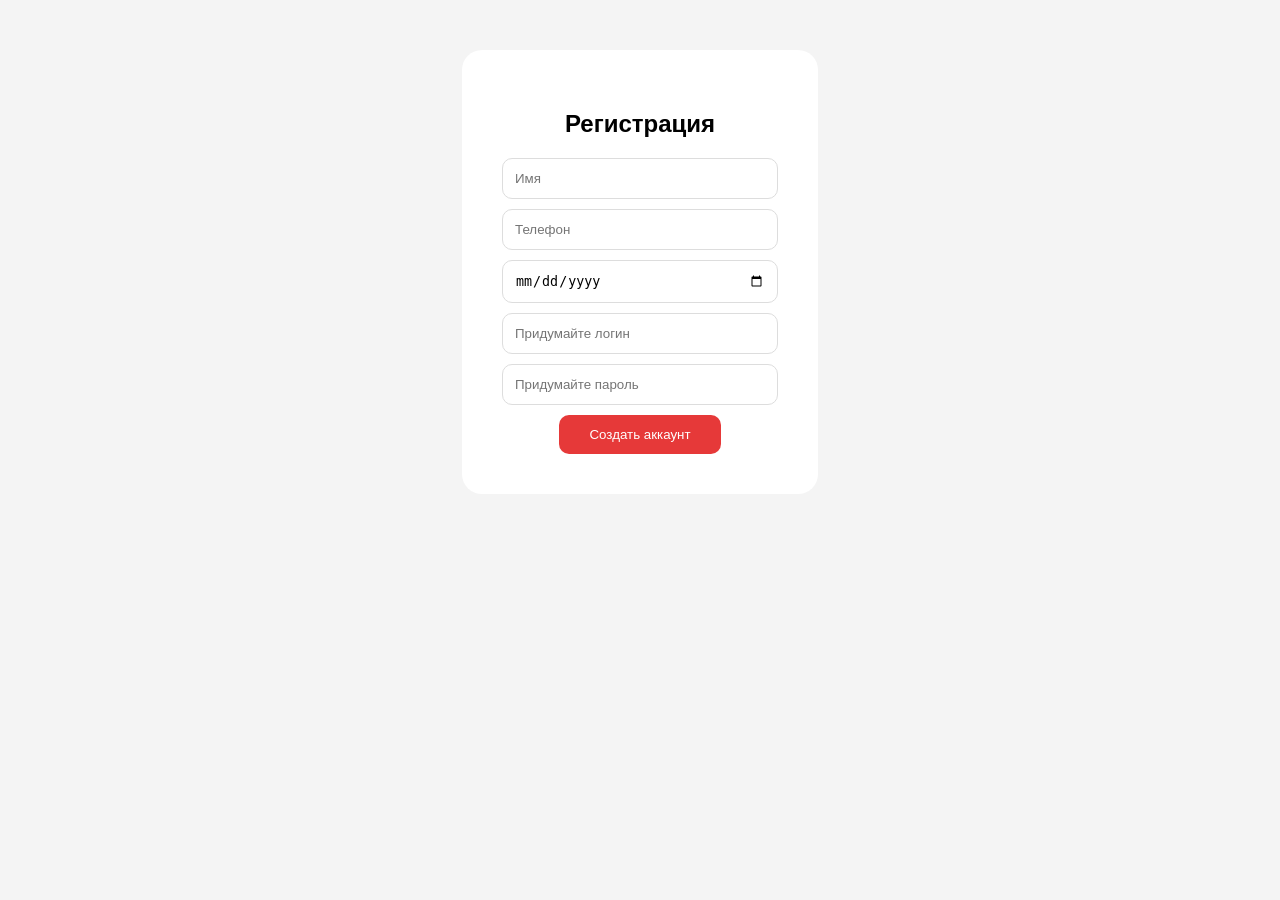
<file: register.html>
<!DOCTYPE html>
<html lang="ru">
<head>
    <meta charset="UTF-8">
    <title>Регистрация</title>
    <style>
        body { text-align:center; margin-top:50px; font-family:'Poppins', sans-serif; background:#f4f4f4; }
        .card { background: white; padding: 40px; border-radius: 20px; display: inline-block; }
        input { display: block; width: 250px; padding: 12px; margin: 10px auto; border: 1px solid #ddd; border-radius: 10px; }
        button { padding: 12px 30px; border: none; border-radius: 10px; background: #e63939; color: white; cursor: pointer; }
    </style>
    <meta name="viewport" content="width=device-width, initial-scale=1.0">
</head>
<body>

<div class="card">
    <h2>Регистрация</h2>
    <input id="reg-name" placeholder="Имя">
    <input id="reg-phone" placeholder="Телефон">
    <input id="reg-birth" type="date">
    <input id="reg-login" placeholder="Придумайте логин">
    <input id="reg-pass" type="password" placeholder="Придумайте пароль">
    <button onclick="doRegister()">Создать аккаунт</button>
</div>
<script>

// Автоматическое форматирование телефона
document.getElementById("reg-phone").addEventListener("input", function (e) {

let x = e.target.value.replace(/\D/g, '')
.match(/(\d{0,1})(\d{0,3})(\d{0,3})(\d{0,2})(\d{0,2})/)

e.target.value =
!x[2] ? x[1] :
'+' + x[1] + ' ' + x[2] +
(x[3] ? ' ' + x[3] : '') +
(x[4] ? ' ' + x[4] : '') +
(x[5] ? ' ' + x[5] : '')

})

// регистрация
function doRegister(){

let users = JSON.parse(localStorage.getItem("users")) || []

let userObj = {

name: document.getElementById("reg-name").value,
phone: document.getElementById("reg-phone").value,
birth: document.getElementById("reg-birth").value,
login: document.getElementById("reg-login").value,
password: document.getElementById("reg-pass").value,

avatar: "",
address: "",
bonus: 500,
history: []

}

if(!userObj.login || !userObj.password){
alert("Логин и пароль обязательны!")
return
}

// проверяем существует ли пользователь
let exist = users.find(u => u.login === userObj.login)

if(exist){
alert("Такой логин уже существует!")
return
}

// сохраняем
users.push(userObj)

localStorage.setItem("users", JSON.stringify(users))

alert("Аккаунт создан! Теперь войдите.")

window.location.href = "login.html"

}

</script><script>

// Автоматическое форматирование телефона
document.getElementById("reg-phone").addEventListener("input", function (e) {

let x = e.target.value.replace(/\D/g, '')
.match(/(\d{0,1})(\d{0,3})(\d{0,3})(\d{0,2})(\d{0,2})/)

e.target.value =
!x[2] ? x[1] :
'+' + x[1] + ' ' + x[2] +
(x[3] ? ' ' + x[3] : '') +
(x[4] ? ' ' + x[4] : '') +
(x[5] ? ' ' + x[5] : '')

})

// регистрация
function doRegister(){

let users = JSON.parse(localStorage.getItem("users")) || []

let userObj = {

name: document.getElementById("reg-name").value,
phone: document.getElementById("reg-phone").value,
birth: document.getElementById("reg-birth").value,
login: document.getElementById("reg-login").value,
password: document.getElementById("reg-pass").value,

avatar: "",
address: "",
bonus: 500,
history: []

}

if(!userObj.login || !userObj.password){
alert("Логин и пароль обязательны!")
return
}

// проверяем существует ли пользователь
let exist = users.find(u => u.login === userObj.login)

if(exist){
alert("Такой логин уже существует!")
return
}

// сохраняем
users.push(userObj)

localStorage.setItem("users", JSON.stringify(users))

alert("Аккаунт создан! Теперь войдите.")

window.location.href = "login.html"

}

</script>

</body>
</html>
</file>
<file: style.css>
*{
    box-sizing:border-box;
}

html,body{
    overflow-x:hidden;
    width:100%;
}

body{
font-family:'Poppins', sans-serif;
margin:0;
background:#fff;
}

header{
display:flex;
justify-content: space-between;
align-items: center;
padding:10px 40px;
background:#e63939;
color:white;
position: relative;
}



.left {
    display: flex;
    align-items: center;
    gap: 40px;
}
.logo{
    display:flex;
    align-items:center;
    font-size:24px;
    font-weight:bold;
    gap:15px;
}
    
.logo img{
    width:120px; 
    height: auto;   
}

 .menu{
    display:flex;
    list-style:none;
    gap:50px;
    margin:0;
    padding:0;
 }

 .menu a{
color: white;
text-decoration: none;
font-weight: 600;
font-size: 18px;
transition: opacity 0.3s;
 }

 .menu a:hover{
 opacity: 0.8;

 }
            
nav a{
color:white;
margin:15px;
text-decoration:none;
}

.about{
padding-top: -40px;
}

.about h2{
    margin-top: 0;
}

.hero{
text-align:center;
padding:10px 10px 30px;
background:#e63939;
color:white;
border-bottom-left-radius:10000px;
border-bottom-right-radius:10000px;
}

.hero h2{
    font-size:60px;
    font-weight:700;
    letter-spacing:5px;
    text-shadow: 0 4px 10px rgba(0,0,0,0.2);
    margin: 10px 0;
}

.order-btn{
display:inline-block;
padding:22px 55px;
background:white;
color:#e63939;
font-size:26px;
border-radius:40px;
text-decoration:none;
font-weight:bold;
margin-top:-10px;
}

html{
scroll-behavior: smooth;
}

#menu{
padding:50px 20px;
text-align:center;
display: flex !important;
flex-direction: row !important;
flex-wrap: wrap;
justify-content: center;
align-items: stretch;
gap: 30px;
}

#menu h2 {
    width: 100%;
    text-align: center;
    margin-bottom: 20px;
}

.pizza-card img{
    width:100%;
    height: 200px;
    object-fit: contain;
    margin-bottom: 15px;
}

.hero-pizza{
    width:550px;
    display:block;
    margin:10px auto;
    transform: scaleX(1.2);
}

.pizza-card p {
    flex-grow: 1;
    font-size: 14px;
    color: #777;
}

.pizza-card span {
    display:block;
    margin-top: 10px;
    font-weight: bold;
    font-size: 20px;
    color: #e63939;
}

footer{
background:#222;
color:white;
text-align:center;
padding:20px;
}

.nav{
display: flex !important;
align-items: center;
padding: 20px;
background: #e63939;
color:white;
justify-content: space-between !important;
}

.phone{
    background:white;
    color:#e63939;
    padding:10px 18px;
    border-radius:20px;
    font-weight:600;
    font-size:14px;
    white-space:nowrap;
}

.about-page{
padding:80px 40px;
text-align:center;
}

.about-content{
display:flex;
align-items:center;
justify-content:center;
gap:60px;
margin-top:40px;
}

.about-img{
width:500px;
border-radius:20px;
}

.about-text{
max-width:500px;
font-size:24px;
text-align:left;
line-height:1.5;
}


.map-section{
padding:40px 40px;
text-align:center;
}

.map-section h2{
margin-top:0;
margin-bottom:30px;
font-size:30px;
}

.map-content{
display:flex;
align-items:center;
justify-content:center;
gap:50px;
}

.map-frame iframe{
width:900px;
height:500px;
border:0;
border-radius:20px;
}

.map-text{
max-width:400px;
font-size:24px;
text-align:left;
line-height:1.5;
}

.card-inner{
width:100%;
height:100%;
position:relative;
transition: transform 0.6s;
transform-style: preserve-3d;
}
/* переворот */
.pizza-card:hover .card-inner {
    transform: rotateY(180deg);
}
.card-front,
.card-back{
position:absolute;
width:100%;
height:100%;
top:0;
left:0;
background:white;
border-radius:20px;
backface-visibility:hidden;
box-shadow:0 10px 20px rgba(0,0,0,0.1);
padding:20px;
box-sizing:border-box;
display:flex;
flex-direction:column;
align-items:center;
justify-content:center;
text-align:center;
}
/* перед */
.card-front img {
    width: 100%;
    height: 180px;
    object-fit: contain;
}

.card-back {
    transform: rotateY(180deg);
    text-align: center;
    display: flex;
    flex-direction: column;
    justify-content: center;
    align-items: center;
    gap: 10px;
    transform:rotateY(180deg);
}
/* кнопка */
.card-back button {
    margin-top: 15px;
    padding: 12px;
    border: none;
    border-radius: 20px;
    background: #e63939;
    color: white;
    cursor: pointer;
}
.card-back h3,
.card-back h4,
.card-back p {
    margin: 5px 0;
}

.card-back p {
    min-height: 40px;
}

.size-select{
display: flex;
gap: 10px;
margin: 10px 0;
}

.size-select button{
padding: 6px 12px;
border-radius: 15px;
border:1px solid #e63939;
background: white;
color: #e63939;
cursor: pointer;
}

.size-select button.active{
background: #e63939;
color: white;
}

.size-select button:hover{
background-color: #e63939;
color: white;
}

.cart-button{
position: fixed;
bottom: 30px;
right: 30px;
background: #e63939;
color: white;
padding: 18px 22px;
border-radius: 50px;
font-size: 28px;
font-weight: bold;
box-shadow: 0 10px 20px rgba(0,0,0,0.2);
cursor: pointer;
z-index: 1000;
text-decoration: none;
}
.size-select{
display:flex;
gap:10px;
margin:10px 0;
}

.size-select button{
padding:6px 12px;
border-radius:15px;
border:1px solid #e63939;
background:white;
color:#e63939;
cursor:pointer;
}

.size-select button.active{
background:#e63939;
color:white;
}
.cart-button:hover{
    background: #c72f2f;
    transform: scale(1.1 );
}
.cart-container{
display:flex;
flex-wrap: wrap;
justify-content: center;
gap:30px;
margin-top:40px;
}

.cart-item{
width:280px;
background:white;
border-radius:20px;
padding:20px;
box-shadow:0 10px 20px rgba(0,0,0,0.1);
text-align:center;
}

.cart-img{
width:120px;
border-radius:10px;
}

.cart-button span{
background:#e63939;
color:white;
border-radius:50%;
padding:3px 8px;
margin-left:6px;
font-size:14px;
}

.cart-items{
display:flex;
flex-wrap:wrap;
gap:30px;
justify-content:center;
}

.cart-buttons{
    position: fixed;
    bottom: 30px;
    right: 30px;
    display:flex;
    flex-direction: column;
    gap:15px;
}

.clear-cart{
background:#e63939;
color:white;
border:none;
cursor:pointer;
width: 220px;        /* одинаковая ширина */
padding: 15px;
font-size: 18px;
border-radius: 25px;
}

.order-btn{
background:#2ecc71;
color:white;
border:none;
cursor:pointer;
width: 220px;        /* одинаковая ширина */
padding: 15px;
font-size: 18px;
border-radius: 25px;
}

.fly-pizza {
    position: fixed;
    width: 100px;
    pointer-events: none;
    z-index: 9999;
    transition: all 0.8s cubic-bezier(0.5, -0.5, 1, 1);
}


.modal-content input{
    padding:10px;
    border-radius:10px;
    border:1px solid #ccc;
}

.modal-content button{
    padding:12px;
    border:none;
    border-radius:20px;
    background:#e63939;
    color:white;
    cursor:pointer;
}

.modal{
    display:none;
    position:fixed;
    left:0;
    top:0;
    width:100%;
    height:100%;
    background:rgba(0,0,0,0.5);
    z-index:9999;

    justify-content:center;
    align-items:flex-start;

    overflow-y:auto;
    padding:20px 0;
}

.modal-content{
    background:white;
    padding:30px;
    border-radius:20px;
    text-align:center;
    display:flex;
    flex-direction:column;
    gap:15px;
    width:300px;
    max-height: none;
    margin: auto;
}

.payment-methods{
    display:flex;
    flex-direction:column;
    gap:10px;
    text-align:left;
}

.payment-methods label{
    background:#f5f5f5;
    padding:10px;
    border-radius:10px;
    cursor:pointer;
}

.payment-methods input{
    margin-right:8px;
}
textarea{
width:100%;
padding:10px;
margin-top:10px;
border-radius:10px;
border:1px solid #ccc;
font-size:16px;
resize:none;
}

#card-fields input{
margin-top:10px;
}

.card-front{
    position: relative; /* важно */
}

.badge{
    position: absolute;
    top: 10px;
    right: 10px;
    background: #e63939;
    color: white;
    font-size: 12px;
    padding: 8px 10px;
    border-radius: 50px;
    font-weight: bold;
    transform: rotate(15deg); /* чуть повернута, выглядит живее */
    z-index: 2;
}
.pizza-card{
width:280px;
height:380px;
perspective:1000px;
}
.pizza-card:hover .card-inner{
transform:rotateY(180deg);
}
.card-front img{
width:100%;
height:180px;
object-fit:contain;
margin-bottom:10px;
}
.account-btn{
    background:#e63939;
    color:white;
    padding:10px 18px;
    border-radius:20px;
    text-decoration:none;
    margin-right:20px;
}

@media (max-width: 768px) {

.nav{
    flex-direction:column;
    gap:15px;
}

.menu{
    flex-wrap:wrap;
    justify-content:center;
}

.hero h2{
    font-size:32px;
    text-align:center;
}

.hero-pizza{
    width:90%;
    max-width:350px;
}

#menu{
    display:flex;
    flex-wrap:wrap;
    justify-content:center;
}

.pizza-card{
    width:90%;
    max-width:320px;
}

.cart-button{
    right:15px;
    bottom:15px;
}

.phone{
    text-align:center;
}

}
/* ===== АДАПТАЦИЯ ДЛЯ ТЕЛЕФОНОВ ===== */
@media (max-width: 768px) {


body{
overflow-x:hidden;
}

/* ШАПКА */

header{
padding:0;
}

.nav{
display:flex;
flex-direction:column;
align-items:center;
justify-content:center;
padding:15px 10px;
gap:15px;
}

.left{
display:flex;
flex-direction:column;
align-items:center;
gap:15px;
width:100%;
}

.logo img{
width:120px;
height:auto;
}

.phone{
position:static !important;
transform:none !important;
margin:0 auto !important;
width:90%;
max-width:400px;
font-size:18px;
text-align:center;
white-space:normal;
padding:15px;
}

.menu{
display:flex;
justify-content:center;
align-items:center;
flex-wrap:wrap;
gap:20px;
padding:0;
margin:0;
}

.menu a{
font-size:20px;
}

/* ГЛАВНЫЙ БАННЕР */

.hero{
padding:20px 15px 40px;
}

.hero h2{
font-size:42px;
line-height:1.3;
letter-spacing:1px;
padding:0 10px;
}

.hero-pizza{
width:90%;
max-width:350px;
}

/* КАРТОЧКИ ПИЦЦ */

#menu{
padding:30px 10px;
gap:20px;
}

.pizza-card{
width:95%;
max-width:340px;
height:420px;
}

.card-front h3,
.card-back h3{
font-size:24px;
}

.card-front p,
.card-back p{
font-size:16px;
}

.card-front span{
font-size:24px;
}

.size-select{
justify-content:center;
}

.size-select button{
font-size:18px;
padding:10px 14px;
}

.add-cart{
width:100%;
font-size:18px;
padding:14px;
}

/* О НАС */

.about-content{
display:flex;
flex-direction:column;
gap:20px;
}

.about-img{
width:95%;
max-width:400px;
}

.about-text{
width:95%;
font-size:18px;
text-align:center;
}

/* ДОСТАВКА */

.map-content{
display:flex;
flex-direction:column;
gap:20px;
}

.map-frame iframe{
width:95%;
height:300px;
}

.map-text{
width:95%;
font-size:18px;
text-align:center;
}

/* КОРЗИНА */

.cart-button{
font-size:22px;
padding:18px 24px;
bottom:15px;
right:10px;
}

.cart-container{
width:100%;
padding:0 10px;
}

.cart-item{
width:100% !important;
padding:15px;
}

.item-info{
gap:15px;
}

.item-info img{
width:90px !important;
height:90px !important;
object-fit:contain;
}

.item-text strong{
font-size:20px;
}

.item-text small{
font-size:16px;
}

.cart-buttons{
position:static;
display:flex;
flex-direction:column;
align-items:center;
margin:20px 0;
}

.clear-cart,
.order-btn{
width:95%;
max-width:350px;
height:60px;
font-size:20px;
}

/* МОДАЛЬНОЕ ОКНО */

.modal-content{
width:95%;
max-width:none;
padding:20px;
}

.modal-content h2{
font-size:28px;
}

.modal-content input,
.modal-content textarea,
.modal-content select{
font-size:18px;
padding:12px;
}

.modal-content button{
font-size:18px;
}

/* ЛОГИН И РЕГИСТРАЦИЯ */

.login-container,
.register-container,
.profile-container{
width:95%;
margin:auto;
padding:20px;
}

.login-container input,
.register-container input{
font-size:18px;
padding:12px;
width:100%;
}

.login-container button,
.register-container button{
width:100%;
height:55px;
font-size:18px;
}

/* ОБЩИЕ ТЕКСТЫ */

h1{
font-size:38px;
}

h2{
font-size:32px;
}

h3{
font-size:24px;
}

p{
font-size:18px;
}

}

@media (max-width:768px){

.modal-content{
    width:95%;
    padding:15px;
}

.modal-content h2{
    margin-bottom:10px;
}

.modal-content input,
.modal-content textarea,
.modal-content select{
    padding:10px;
    font-size:16px;
}

}
@media (max-width:768px){

.phone{
    width:auto;
    max-width:none;
    padding:10px 15px;
    font-size:14px;
    white-space:nowrap;
}

}
</file>
